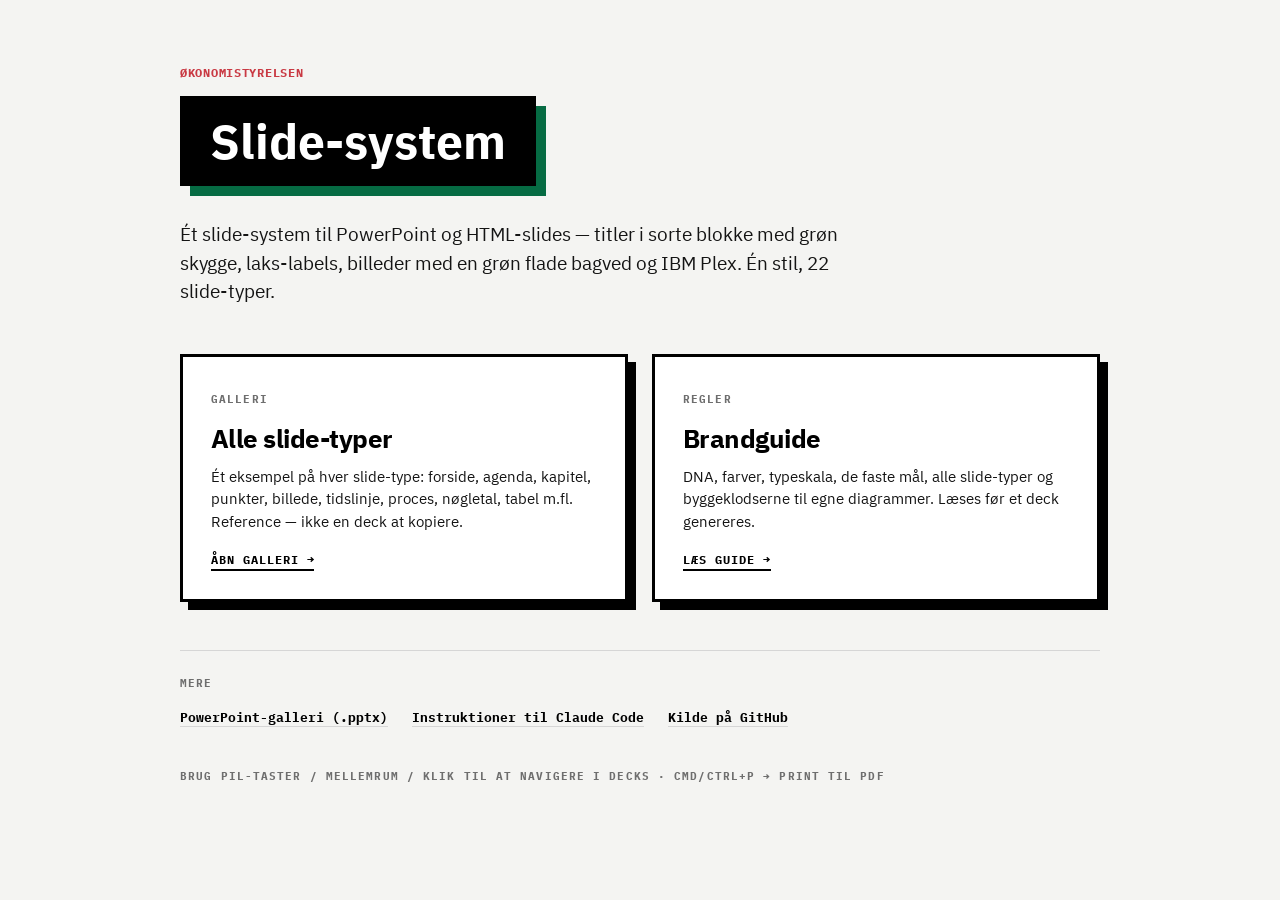
<file: index.html>
<!DOCTYPE html>
<html lang="da">
<head>
  <meta charset="UTF-8" />
  <meta name="viewport" content="width=device-width, initial-scale=1.0" />
  <title>Økonomistyrelsen — slide-system</title>
  <style>
    @font-face{font-family:'IBM Plex Sans';font-weight:400;src:url('assets/fonts/IBMPlexSans-Regular.ttf')}
    @font-face{font-family:'IBM Plex Sans';font-weight:700;src:url('assets/fonts/IBMPlexSans-Bold.ttf')}
    @font-face{font-family:'IBM Plex Mono';font-weight:700;src:url('assets/fonts/IBMPlexMono-Bold.ttf')}
    :root{
      --ink:#000; --ink-soft:#141414; --muted:#6e6e6e; --canvas:#f4f4f2;
      --paper:#fff; --line:#d6d6d6; --red:#c93a44; --green:#066b43;
      --sans:'IBM Plex Sans',system-ui,sans-serif; --mono:'IBM Plex Mono',monospace;
    }
    *{box-sizing:border-box;margin:0;padding:0}
    body{background:var(--canvas);font-family:var(--sans);color:var(--ink);
         line-height:1.5;padding:64px 24px;display:flex;justify-content:center}
    .wrap{width:100%;max-width:920px}
    .kicker{font-family:var(--mono);font-size:12px;font-weight:700;letter-spacing:.06em;
            text-transform:uppercase;color:var(--red)}
    h1{display:inline-block;background:#000;color:#fff;font-size:48px;font-weight:700;line-height:1.05;
       padding:20px 30px;box-shadow:10px 10px 0 var(--green);margin:14px 0 34px}
    .lead{font-size:19px;color:var(--ink-soft);max-width:60ch;margin-bottom:48px}
    .grid{display:grid;grid-template-columns:1fr 1fr;gap:24px}
    @media(max-width:680px){.grid{grid-template-columns:1fr}h1{font-size:38px}}
    .card{display:block;background:var(--paper);border:3px solid var(--ink);
          box-shadow:8px 8px 0 var(--ink);padding:28px;text-decoration:none;color:inherit;
          transition:transform .08s,box-shadow .08s}
    .card:hover{transform:translate(-1px,-1px);box-shadow:9px 9px 0 var(--ink)}
    .card .tag{font-family:var(--mono);font-size:11px;font-weight:700;letter-spacing:.1em;
               text-transform:uppercase;color:var(--muted)}
    
    .card h2{font-size:26px;font-weight:700;letter-spacing:-.02em;margin:10px 0 8px}
    .card p{font-size:15px;color:var(--ink-soft)}
    .card .go{display:inline-block;margin-top:18px;font-family:var(--mono);font-size:12px;
              font-weight:700;letter-spacing:.08em;text-transform:uppercase;
              border-bottom:2px solid var(--ink)}
    
    .meta{margin-top:48px;border-top:1px solid var(--line);padding-top:24px}
    .meta h3{font-family:var(--mono);font-size:11px;font-weight:700;letter-spacing:.1em;
             text-transform:uppercase;color:var(--muted);margin-bottom:12px}
    .meta ul{list-style:none;display:flex;flex-wrap:wrap;gap:10px 24px}
    .meta a{font-family:var(--mono);font-size:13px;color:var(--ink);text-decoration:none;
            border-bottom:1px solid var(--line)}
    .meta a:hover{border-color:var(--ink)}
    footer{margin-top:40px;font-family:var(--mono);font-size:11px;letter-spacing:.1em;
           text-transform:uppercase;color:var(--muted)}
  </style>
</head>
<body>
  <div class="wrap">
    <p class="kicker">Økonomistyrelsen</p>
    <h1>Slide-system</h1>
    <p class="lead">Ét slide-system til PowerPoint og HTML-slides — titler i sorte blokke med grøn
      skygge, laks-labels, billeder med en grøn flade bagved og IBM Plex. Én stil, 22 slide-typer.</p>

    <div class="grid">
      <a class="card card--oes" href="template.html">
        <span class="tag">Galleri</span>
        <h2>Alle slide-typer</h2>
        <p>Ét eksempel på hver slide-type: forside, agenda, kapitel, punkter, billede,
           tidslinje, proces, nøgletal, tabel m.fl. Reference — ikke en deck at kopiere.</p>
        <span class="go">Åbn galleri →</span>
      </a>

      <a class="card" href="PRESENTATIONS.md">
        <span class="tag">Regler</span>
        <h2>Brandguide</h2>
        <p>DNA, farver, typeskala, de faste mål, alle slide-typer og byggeklodserne til
           egne diagrammer. Læses før et deck genereres.</p>
        <span class="go">Læs guide →</span>
      </a>
    </div>

    <div class="meta">
      <h3>Mere</h3>
      <ul>
        <li><a href="example.pptx">PowerPoint-galleri (.pptx)</a></li>
        <li><a href="CLAUDE.md">Instruktioner til Claude Code</a></li>
        <li><a href="https://github.com/morten1415-maker/morten-slides">Kilde på GitHub</a></li>
      </ul>
    </div>

    <footer>Brug pil-taster / mellemrum / klik til at navigere i decks · Cmd/Ctrl+P → print til PDF</footer>
  </div>
</body>
</html>
</file>
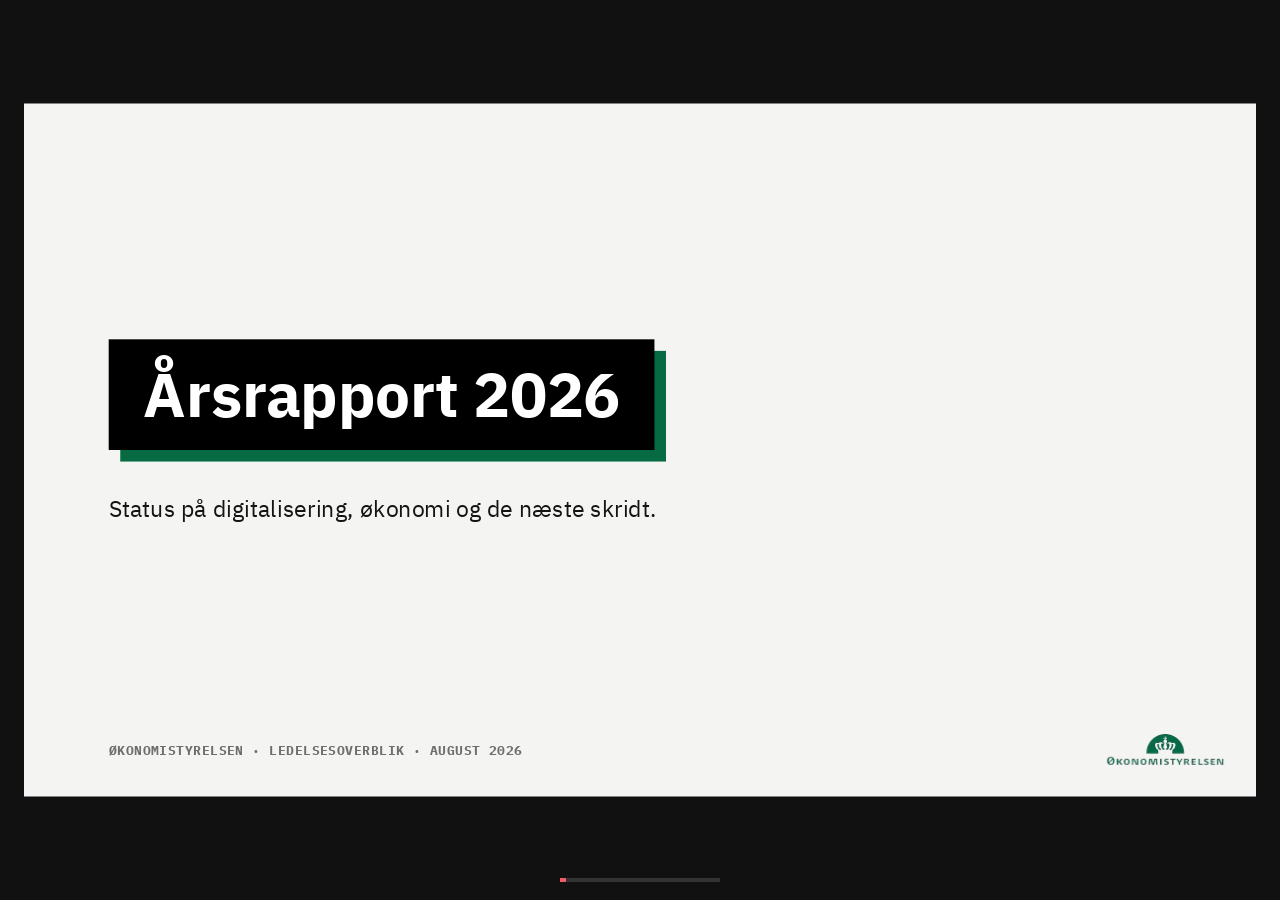
<file: template.html>
<!DOCTYPE html>
<html lang="da">
<head>
  <meta charset="UTF-8" />
  <meta name="viewport" content="width=device-width, initial-scale=1.0" />
  <title>Økonomistyrelsen — Slide-galleri</title>
  <link rel="stylesheet" href="slides.css" />
</head>
<body>
  <!-- GALLERI: ét eksempel på hver slide-type. Et bibliotek — ikke et deck der skal kopieres.
       Samme slides, samme rækkefølge som deck.example.py (PowerPoint-galleriet). -->
  <div class="deck">
    <div class="deck__stage">

      <!-- 1. FORSIDE — stor sort titelblok med grøn skygge -->
      <section class="slide slide--title is-active">
        <div class="frame">
          <h1 class="slide-display">Årsrapport 2026</h1>
          <p class="lead">Status på digitalisering, økonomi og de næste skridt.</p>
        </div>
        <p class="meta">Økonomistyrelsen · Ledelsesoverblik · August 2026</p>
      </section>

      <!-- 2. HERO — forside med billede: tekst til venstre, billede med grøn flade til højre -->
      <section class="slide slide--hero">
        <div class="layout">
          <div class="text-col">
            <p class="eyebrow">Forside med billede</p>
            <h1 class="slide-h2">Ét samlet system</h1>
            <p class="lead">Tekst til venstre, billede med grøn flade til højre.</p>
          </div>
          <div class="media img" data-label="Billede"><!-- <img src="…" alt="…"> --></div>
        </div>
      </section>

      <!-- 3. AGENDA -->
      <section class="slide slide--agenda">
        <h2 class="slide-title">Agenda</h2>
        <div class="list">
          <div class="row"><span class="n">01</span><span class="t">Årets resultater</span></div>
          <div class="row is-current"><span class="n">02</span><span class="t">Digitalisering</span></div>
          <div class="row"><span class="n">03</span><span class="t">Økonomi og budget</span></div>
          <div class="row"><span class="n">04</span><span class="t">Næste skridt</span></div>
        </div>
      </section>

      <!-- 4. KAPITEL — laks-label + sort titelblok. data-num sætter "01" foran de følgende titler -->
      <section class="slide slide--section" data-num="01">
        <p class="label">Del 1</p>
        <h2 class="slide-display">Årets resultater</h2>
      </section>

      <!-- 5. INDHOLD — titel + punkter -->
      <section class="slide slide--content">
        <h2 class="slide-title">Fire fokusområder</h2>
        <ul class="bullets">
          <li><strong>Digitalisering:</strong> økonomiprocesser samles på tværs af staten.</li>
          <li><strong>Gennemsigtighed:</strong> statsregnskabet bliver lettere at læse.</li>
          <li class="is-accent"><strong>Datagrundlag:</strong> bedre tal til politiske beslutninger.</li>
          <li><strong>Færre byrder:</strong> mindre administration for institutionerne.</li>
        </ul>
      </section>

      <!-- 6. TO SPALTER -->
      <section class="slide slide--split">
        <h2 class="slide-title">Før og efter</h2>
        <div class="cols">
          <div class="col">
            <p class="kicker">Før</p>
            <h3 class="col-head">Spredte systemer</h3>
            <p class="body">Manuelle indberetninger, mange indgange og lange svartider.</p>
          </div>
          <div class="divider">→</div>
          <div class="col is-accent">
            <p class="kicker">Efter</p>
            <h3 class="col-head">Én samlet platform</h3>
            <p class="body">Automatiske flows og overblik i realtid — ét sted at lede.</p>
          </div>
        </div>
      </section>

      <!-- 7. SPALTER MED NUMMER -->
      <section class="slide slide--cards">
        <h2 class="slide-title">Tre indsatsområder</h2>
        <div class="grid">
          <div class="feature"><div class="ftitle">Effektivitet</div><div class="fbody">Færre manuelle trin gennem automatisering.</div></div>
          <div class="feature is-accent"><div class="ftitle">Gennemsigtighed</div><div class="fbody">Den fremhævede spalte bærer ØS-grøn — kun én pr. slide.</div></div>
          <div class="feature"><div class="ftitle">Datagrundlag</div><div class="fbody">Bedre tal til politiske beslutninger.</div></div>
        </div>
      </section>

      <!-- 8. SAMMENLIGNING -->
      <section class="slide slide--compare">
        <h2 class="slide-title">Gammel og ny løsning</h2>
        <div class="cols">
          <div class="compare-card">
            <div class="chead">I dag</div>
            <div class="citem"><span class="mk no"></span>Manuelle indberetninger</div>
            <div class="citem"><span class="mk no"></span>Spredte systemer</div>
            <div class="citem"><span class="mk yes"></span>Kendt af brugerne</div>
          </div>
          <div class="compare-card is-win">
            <div class="chead">Fremover</div>
            <div class="citem"><span class="mk yes"></span>Automatiske flows</div>
            <div class="citem"><span class="mk yes"></span>Samlet platform</div>
            <div class="citem"><span class="mk yes"></span>Overblik i realtid</div>
          </div>
        </div>
      </section>

      <!-- 9. TIDSLINJE -->
      <section class="slide slide--timeline">
        <h2 class="slide-title">Året i fire kvartaler</h2>
        <div class="track">
          <div class="step"><div class="dot"></div><div class="line"></div><div class="when">Q1</div><div class="what">Analyse</div><div class="desc">Behovene afdækkes.</div></div>
          <div class="step"><div class="dot"></div><div class="line"></div><div class="when">Q2</div><div class="what">Design</div><div class="desc">Løsningerne formes.</div></div>
          <div class="step is-current"><div class="dot"></div><div class="line"></div><div class="when">Q3 · nu</div><div class="what">Udrulning</div><div class="desc">Første institutioner er i gang.</div></div>
          <div class="step"><div class="dot"></div><div class="line"></div><div class="when">Q4</div><div class="what">Evaluering</div><div class="desc">Læring og justering.</div></div>
        </div>
      </section>

      <!-- 10. PROCES (lodret) -->
      <section class="slide slide--process">
        <h2 class="slide-title">Testprocessen</h2>
        <ol class="steps">
          <li>Kortlægning af antagelser</li>
          <li>Testprotokol</li>
          <li class="is-current">Pilottest</li>
          <li>Rekruttering</li>
          <li>Test</li>
          <li>Dataanalyse</li>
          <li>Formidling af indsigter</li>
        </ol>
      </section>

      <!-- 11. BYG SELV — titel + forklaring + byggeklodser (kort, chips) -->
      <section class="slide slide--content">
        <h2 class="slide-title">Byg selv videre</h2>
        <p class="sub">Kort, labels og streger er byggeklodser.</p>
        <div style="display:flex; gap:40px; justify-content:center; margin-top:20px">
          <div class="card" style="width:236px; height:236px; padding:21px; display:flex; align-items:center; justify-content:center; text-align:center; font-size:24px; line-height:1.25"><span>Én <strong>afgrænset</strong> antagelse</span></div>
          <div class="card" style="width:236px; height:236px; padding:21px; display:flex; align-items:center; justify-content:center; text-align:center; font-size:24px; line-height:1.25"><span>Kan <strong>testes</strong></span></div>
          <div class="card" style="width:236px; height:236px; padding:21px; display:flex; align-items:center; justify-content:center; text-align:center; font-size:24px; line-height:1.25"><span>Har et <strong>skarpt</strong> mål</span></div>
        </div>
      </section>

      <!-- 12. KAPITEL -->
      <section class="slide slide--section" data-num="02">
        <p class="label">Del 2</p>
        <h2 class="slide-display">Citater og billeder</h2>
      </section>

      <!-- 13. CITAT under en overskrift — <mark> giver lysegrøn overstregning -->
      <section class="slide slide--statement">
        <h2 class="slide-title">Hvad er UX?</h2>
        <div class="quote-wrap">
          <blockquote class="quote">“A person's perceptions and responses that result from the <mark>use or anticipated use</mark> of a product, system or service.”</blockquote>
          <p class="source">— ISO 9241-210</p>
        </div>
      </section>

      <!-- 14. UDSAGN alene -->
      <section class="slide slide--statement">
        <div class="quote-wrap">
          <blockquote class="quote">Gode beslutninger bygger på pålidelige tal.</blockquote>
          <p class="source">— Økonomistyrelsen</p>
        </div>
      </section>

      <!-- 15. CITAT MED PORTRÆT -->
      <section class="slide slide--testimonial">
        <div class="layout">
          <div class="avatar media is-left img" data-label="Portræt"><!-- <img src="…" alt="…"> --></div>
          <div class="quote-wrap">
            <blockquote class="quote">“Vi fik ét sted at lede — og tallene stemmer første gang.”</blockquote>
            <div class="who"><div class="name">Navn Efternavn</div><div class="role">Økonomichef, institution</div></div>
          </div>
        </div>
      </section>

      <!-- 16. BILLEDE + TEKST (billedet til venstre) -->
      <section class="slide slide--image-text is-image-left">
        <div class="layout">
          <div class="media is-left img" data-label="Billede"><!-- <img src="…" alt="…"> --></div>
          <div class="text-col">
            <h2 class="slide-h2">Billede og tekst</h2>
            <ul class="bullets">
              <li>Billedet står i en fast kvadratisk ramme.</li>
              <li>Den grønne flade er forskudt bagved.</li>
              <li><code>is-image-left</code> spejler layoutet.</li>
            </ul>
          </div>
        </div>
      </section>

      <!-- 17. BILLEDE + TEKST (billedet til højre, med eyebrow) -->
      <section class="slide slide--image-text">
        <div class="layout">
          <div class="text-col">
            <p class="eyebrow">Frilagt: class="media is-free"</p>
            <h2 class="slide-h2">Frilagt motiv</h2>
            <ul class="bullets">
              <li>Uden billede vises en pladsholder.</li>
              <li>Med <code>is-free</code> står et frilagt PNG uden flade.</li>
            </ul>
          </div>
          <div class="media img" data-label="Billede"><!-- <img src="…" alt="…"> --></div>
        </div>
      </section>

      <!-- 18. BILLED-GITTER -->
      <section class="slide slide--image-grid cols-3">
        <h2 class="slide-title">Billed-gitter</h2>
        <div class="grid">
          <div class="img" data-label="01"></div>
          <div class="img" data-label="02"></div>
          <div class="img" data-label="03"></div>
          <div class="img" data-label="04"></div>
          <div class="img" data-label="05"></div>
          <div class="img" data-label="06"></div>
        </div>
      </section>

      <!-- 19. FULDT BILLEDE MED TITELBLOK -->
      <section class="slide slide--cover">
        <div class="img" data-label="Baggrundsbillede 16:9"><!-- <img src="…" alt="…"> --></div>
        <div class="overlay">
          <h2 class="slide-display">Stort billede, stærk åbning</h2>
          <p class="lead">Sort titelblok med grøn skygge oven på et billede i fuld flade.</p>
        </div>
      </section>

      <!-- 20. FULDT BILLEDE MED BILLEDTEKST -->
      <section class="slide slide--image-full">
        <div class="img" data-label="Fuldt billede"><!-- <img src="…" alt="…"> --></div>
        <div class="caption"><span class="kicker">Foto</span><span class="t">Billedtekst i sort blok oven på et billede i fuld flade.</span></div>
      </section>

      <!-- 21. KAPITEL -->
      <section class="slide slide--section" data-num="03">
        <p class="label">Del 3</p>
        <h2 class="slide-display">Data og resultater</h2>
      </section>

      <!-- 22. STORT TAL -->
      <section class="slide slide--bignum">
        <div class="big is-up">+18<span class="unit">%</span></div>
        <p class="sub">Effektivisering år over år. Ét tal, fuld opmærksomhed.</p>
        <p class="slide__source">Kilde: Statens Regnskab, 2026</p>
      </section>

      <!-- 23. NØGLETAL -->
      <section class="slide slide--stats">
        <h2 class="slide-title">Året i tal</h2>
        <div class="cards">
          <div class="stat-card"><div class="num">1,2 mio.</div><div class="stat-label">Behandlede bilag</div></div>
          <div class="stat-card is-primary"><div class="num is-up">+18 %</div><div class="stat-label">Effektivisering</div></div>
          <div class="stat-card"><div class="num">99,8 %</div><div class="stat-label">Oppetid</div></div>
        </div>
        <p class="slide__source">Kilde: Statens Regnskab, 2026</p>
      </section>

      <!-- 24. SØJLER -->
      <section class="slide slide--bars">
        <h2 class="slide-title">Budget pr. område</h2>
        <div class="chart">
          <div class="bar-row"><span class="lbl">Drift</span><span class="track"><span class="fill" style="width:100%"></span><span class="val">240</span></span></div>
          <div class="bar-row is-accent"><span class="lbl">Udvikling</span><span class="track"><span class="fill" style="width:49%"></span><span class="val">118</span></span></div>
          <div class="bar-row"><span class="lbl">Support</span><span class="track"><span class="fill" style="width:27%"></span><span class="val">64</span></span></div>
        </div>
        <p class="slide__source">Mio. kr. Kilde: Statens Regnskab, 2026</p>
      </section>

      <!-- 25. TABEL -->
      <section class="slide slide--table">
        <h2 class="slide-title">Budgetoversigt</h2>
        <table>
          <thead><tr><th>Område</th><th>Ansvar</th><th class="num">Budget, mio. kr.</th><th class="num">Afvigelse</th></tr></thead>
          <tbody>
            <tr><td>Drift</td><td>ØS</td><td class="num">240</td><td class="num">−2</td></tr>
            <tr class="is-highlight"><td>Udvikling</td><td>ØS</td><td class="num">118</td><td class="num">+5</td></tr>
            <tr><td>Support</td><td>ØS</td><td class="num">64</td><td class="num">0</td></tr>
          </tbody>
        </table>
        <p class="slide__source">Kilde: Statens Regnskab, 2026</p>
      </section>

      <!-- 26. AFSLUTNING -->
      <section class="slide slide--closing">
        <h2 class="slide-display">Tak</h2>
        <p class="lead">Spørgsmål og kommentarer er velkomne.</p>
        <a class="cta">oes@oes.dk</a>
      </section>

    </div>
  </div>
  <script src="slides.js"></script>
</body>
</html>
</file>
<file: slides.css>
/* =====================================================
   Økonomistyrelsen — Slide-framework (16:9, 1280 x 720)
   Lys grå grund, sorte kanter, hårde skygger, IBM Plex.
   Overskriften står i en sort blok med grøn skygge.
   Billeder får en grøn flade forskudt bagved.

   Dette er systemets ENESTE stylesheet. Målene er de
   samme px-tal som i build_pptx.py — verify.py holder
   de to op mod hinanden.
   Brug:  <link rel="stylesheet" href="slides.css">
   ===================================================== */

/* IBM Plex ligger i assets/fonts/ (de samme filer som indlejres i .pptx), så
   HTML-slides også virker offline og bag en firewall der blokerer Google Fonts. */
@font-face { font-family: 'IBM Plex Sans'; font-weight: 400; font-display: swap; src: url('assets/fonts/IBMPlexSans-Regular.ttf') format('truetype'); }
@font-face { font-family: 'IBM Plex Sans'; font-weight: 700; font-display: swap; src: url('assets/fonts/IBMPlexSans-Bold.ttf') format('truetype'); }
@font-face { font-family: 'IBM Plex Mono'; font-weight: 400; font-display: swap; src: url('assets/fonts/IBMPlexMono-Regular.ttf') format('truetype'); }
@font-face { font-family: 'IBM Plex Mono'; font-weight: 700; font-display: swap; src: url('assets/fonts/IBMPlexMono-Bold.ttf') format('truetype'); }

:root {
  /* Farver */
  --ground: #f4f4f2;            /* slidens baggrund */
  --paper: #ffffff;             /* kort, tabeller */
  --ink: #141414;               /* tekst */
  --black: #000000;             /* kanter, skygger, titelblokke */
  --dim: #6e6e6e;               /* nedtonet tekst (4,6:1) */
  --rule: #d6d6d6;              /* tynde indre delelinjer */
  --empty: #e2e2de;             /* billed-pladsholder */
  --brand: #066b43;             /* ØS-grøn */
  --hilite: #b3e8ca;            /* lysegrøn: overstregning, fremhævet række/kort */
  --laks: #ed5e66;              /* signal på store flader og på sort */
  --laks-text: #c93a44;         /* laks til tekst på lys grund (4,6:1) */

  --font-sans: 'IBM Plex Sans', system-ui, -apple-system, sans-serif;
  --font-mono: 'IBM Plex Mono', 'SFMono-Regular', Menlo, monospace;

  /* Faste mål — samme tal som i build_pptx.py */
  --slide-w: 1280px;
  --slide-h: 720px;
  --pad-x: 88px;                /* PAD_X */
  --title-y: 64px;              /* TITLE_Y: titelblokkens top */
  --content-top: 176px;         /* CONTENT_TOP */
  --pad-bottom: 80px;           /* 720 - CONTENT_BOT (640) */
  --border: 3px;                /* BORDER */
  --shadow: 8px;                /* SHADOW */
  --offset: 24px;               /* OFFSET: den grønne flade bag billeder */
  --media: 470px;               /* MEDIA: billedrammen i billede+tekst */
  --gap: 40px;                  /* GAP mellem spalter */
}

* { box-sizing: border-box; margin: 0; padding: 0; }

html, body {
  height: 100%;
  background: #111;             /* mørk "scene" rundt om sliden */
  font-family: var(--font-sans);
  color: var(--ink);
  overflow: hidden;
}

/* ---------- Deck-stage: centrerer + skalerer canvas ---------- */
.deck { position: fixed; inset: 0; display: grid; place-items: center; }
.deck__stage {
  width: var(--slide-w);
  height: var(--slide-h);
  position: relative;
  transform-origin: center center;   /* JS sætter scale */
}

/* ---------- Slide ---------- */
.slide {
  position: absolute;
  inset: 0;
  width: var(--slide-w);
  height: var(--slide-h);
  background: var(--ground);
  padding: var(--title-y) var(--pad-x) var(--pad-bottom);
  display: none;
  flex-direction: column;
  align-items: stretch;
  overflow: hidden;
}
.slide.is-active { display: flex; }

/* ---------- ØS-logo: højre hjørne, ens luft til højre og bund ---------- */
.slide::after {
  content: '';
  position: absolute;
  right: 32px;
  bottom: 32px;
  width: 124px;
  height: 34px;
  background: url('assets/oes-logo-green.png') right bottom / contain no-repeat;
  pointer-events: none;
}
/* Billeder i fuld flade går helt til kanten — intet logo */
.slide--cover::after,
.slide--image-full::after { content: none; }

/* =====================================================
   TEKST-ROLLER
   Sans = indhold. Mono = system (labels, numre, tal).
   ===================================================== */

/* Overskriften: sort skilt med grøn skygge, øverst til venstre. Én pr. slide. */
.slide-title {
  align-self: flex-start;
  background: var(--black);
  color: #fff;
  font-size: 31px;
  font-weight: 700;
  line-height: 1.2;
  padding: 12px 19px;
  box-shadow: 7px 7px 0 var(--brand);
  margin-bottom: 51px;           /* blokken er 61px høj: 64 + 61 + 51 = 176 = --content-top */
  max-width: 100%;
}
/* Delnummeret foran titlen ("01") — slides.js sætter data-part ud fra kapitlerne */
.slide-title[data-part]::before {
  content: attr(data-part);
  font-family: var(--font-mono);
  font-size: 0.8em;
  color: var(--laks);
  margin-right: 0.6em;
}

/* Store blokke: forside, kapitel, tak */
.slide-display {
  align-self: flex-start;
  background: var(--black);
  color: #fff;
  font-size: 64px;
  font-weight: 700;
  line-height: 1.05;
  padding: 24px 36px;
  box-shadow: 12px 12px 0 var(--brand);
  max-width: 1060px;
}

/* Fri overskrift (ingen blok) — ved siden af et billede */
.slide-h2 { font-size: 44px; font-weight: 700; line-height: 1.08; }

/* Mono-labels */
.eyebrow, .kicker, .label-mono {
  font-family: var(--font-mono);
  font-size: 14px;
  font-weight: 700;
  letter-spacing: 0.06em;
  text-transform: uppercase;
  color: var(--laks-text);
  line-height: 1.3;
}
.lead { font-size: 24px; line-height: 1.45; max-width: 760px; }
.body { font-size: 22px; line-height: 1.45; }
.sub  { font-size: 22px; line-height: 1.4; max-width: 520px; margin: -31px 0 20px; }  /* lige under titelblokken */
mark, .hl { background: var(--hilite); color: inherit; padding: 0 0.08em; }

/* Bullets — små sorte firkanter, aldrig runde prikker */
.bullets { list-style: none; display: flex; flex-direction: column; gap: 24px; max-width: 1060px; }
.bullets li { position: relative; padding-left: 30px; font-size: 22px; line-height: 1.4; }
.bullets li::before {
  content: '';
  position: absolute;
  left: 0; top: 10px;
  width: 11px; height: 11px;
  background: var(--black);
}
.bullets li.is-accent::before { background: var(--laks); }
.bullets--tight { gap: 18px; }

/* Chip: lille sort label */
.chip {
  display: inline-block;
  background: var(--black);
  color: #fff;
  font-family: var(--font-mono);
  font-size: 13px;
  font-weight: 700;
  letter-spacing: 0.06em;
  text-transform: uppercase;
  padding: 5px 10px;
}
.chip.is-brand { background: var(--brand); }

/* Kort: hvid boks med sort kant og hård skygge */
.card {
  background: var(--paper);
  border: var(--border) solid var(--black);
  box-shadow: var(--shadow) var(--shadow) 0 var(--black);
}

/* Kilde-/note-linje nederst til venstre. Virker på enhver slide. */
.slide__source, .slide .meta {
  position: absolute;
  left: var(--pad-x);
  bottom: 38px;
  max-width: 900px;
  font-family: var(--font-mono);
  font-weight: 700;
  color: var(--dim);
  line-height: 1.3;
}
.slide__source { font-size: 12px; }
.slide .meta { font-size: 13px; letter-spacing: 0.06em; text-transform: uppercase; }

/* ---------- Billeder ---------- */
.img {
  position: relative;
  background: var(--empty);
  overflow: hidden;
  display: flex;
  align-items: center;
  justify-content: center;
}
.img > img { width: 100%; height: 100%; object-fit: cover; display: block; }
.img::after {                    /* pladsholder-label, kun når der ikke er et <img> */
  content: attr(data-label);
  font-family: var(--font-mono);
  font-size: 13px;
  font-weight: 700;
  letter-spacing: 0.06em;
  text-transform: uppercase;
  color: #555;                   /* --dim har kun 3,9:1 på pladsholderens grå */
}
.img:has(img)::after { content: none; }
/* Signaturen: grøn flade forskudt bag billedet */
.media { box-shadow: var(--offset) var(--offset) 0 var(--brand); overflow: visible; }
.media > img { position: relative; }
.media.is-left { box-shadow: calc(-1 * var(--offset)) var(--offset) 0 var(--brand); }

/* =====================================================
   SLIDE-TYPER
   ===================================================== */

/* ===== Forside (uden billede) ===== */
.slide--title { justify-content: center; padding-bottom: 100px; }
.slide--title .frame { display: flex; flex-direction: column; align-items: flex-start; }
.slide--title .lead { margin-top: 44px; }     /* 32px + blokkens 12px skygge */

/* ===== Kapitel ===== */
.slide--section { justify-content: center; padding-bottom: 100px; }
.slide--section .label, .slide--section .num {
  align-self: flex-start;
  background: var(--laks);
  color: #fff;
  font-size: 26px;
  font-weight: 700;
  line-height: 1.2;
  padding: 8px 20px;
  box-shadow: var(--shadow) var(--shadow) 0 var(--black);
  margin-bottom: 5px;
  position: relative; z-index: 1;
}

/* ===== Afslutning ===== */
.slide--closing { justify-content: center; align-items: flex-start; }
.slide--closing .lead { margin-top: 44px; }
.slide--closing .cta {
  margin-top: 32px;
  background: var(--brand);
  color: #fff;
  font-family: var(--font-mono);
  font-size: 15px;
  font-weight: 700;
  padding: 10px 18px;
  box-shadow: 5px 5px 0 var(--black);
  text-decoration: none;
}

/* ===== Agenda ===== */
.slide--agenda .list { width: 900px; border-top: 3px solid var(--black); }
.slide--agenda .row {
  display: grid;
  grid-template-columns: 90px 1fr;
  align-items: center;
  height: 99px;
  border-bottom: 1.5px solid var(--black);
}
.slide--agenda .row .n { font-family: var(--font-mono); font-size: 26px; font-weight: 700; color: var(--laks-text); }
.slide--agenda .row .t { font-size: 32px; font-weight: 700; justify-self: start; }
.slide--agenda .list:has(.is-current) .row:not(.is-current) .n { color: var(--dim); }
.slide--agenda .row.is-current .t { background: var(--hilite); }

/* ===== To spalter (split) ===== */
.slide--split .cols { display: grid; grid-template-columns: 1fr 80px 1fr; }
.slide--split .col { border-top: 3px solid var(--black); padding-top: 20px; }
.slide--split .col-head { font-size: 34px; font-weight: 700; line-height: 1.15; margin-top: 10px; }
.slide--split .col.is-accent .col-head { color: var(--brand); }
.slide--split .col .body { margin-top: 14px; }
.slide--split .divider { font-size: 34px; font-weight: 700; text-align: center; padding-top: 64px; }

/* ===== Spalter med nummer (cards) ===== */
.slide--cards .grid { display: grid; grid-auto-flow: column; grid-auto-columns: 1fr; gap: var(--gap); counter-reset: col; }
.feature { border-top: 3px solid var(--black); padding-top: 22px; counter-increment: col; }
.feature::before {
  content: counter(col, decimal-leading-zero);
  display: block;
  font-family: var(--font-mono); font-size: 15px; font-weight: 700; color: var(--laks-text);
}
.feature .icon { display: none; }          /* fra den gamle stil — bruges ikke længere */
.feature .ftitle { font-size: 26px; font-weight: 700; line-height: 1.2; margin-top: 10px; }
.feature .fbody { font-size: 22px; line-height: 1.4; margin-top: 10px; }
.feature.is-accent { border-top-color: var(--brand); }
.feature.is-accent .ftitle { color: var(--brand); }

/* ===== Sammenligning ===== */
.slide--compare .cols { display: grid; grid-template-columns: 1fr 1fr; gap: var(--gap); align-items: start; }
.compare-card { background: var(--paper); border: var(--border) solid var(--black); padding: 26px 28px 18px; }
.compare-card.is-win { box-shadow: var(--shadow) var(--shadow) 0 var(--black); }
.compare-card .chead {
  font-family: var(--font-mono); font-size: 14px; font-weight: 700;
  letter-spacing: 0.06em; text-transform: uppercase;
  padding-bottom: 14px; margin-bottom: 12px;
  border-bottom: 2px solid var(--black);
}
.compare-card.is-win .chead { color: var(--brand); }
.compare-card .citem { display: flex; gap: 14px; align-items: center; height: 46px; font-size: 20px; }
.compare-card .mk { width: 20px; flex: none; font-family: var(--font-mono); font-size: 24px; font-weight: 700; line-height: 1; }
.compare-card .mk.yes { color: var(--brand); }
.compare-card .mk.yes::before { content: '+'; }
.compare-card .mk.no { color: var(--laks-text); }
.compare-card .mk.no::before { content: '–'; }

/* ===== Tidslinje (vandret) ===== */
.slide--timeline .track { display: grid; grid-auto-flow: column; grid-auto-columns: 1fr; margin-top: 56px; }
.step { position: relative; padding-right: 28px; }
.step .dot { width: 28px; height: 28px; background: var(--paper); border: 3px solid var(--black); position: relative; z-index: 2; }
.step.is-current .dot { background: var(--brand); }
.step .line { position: absolute; top: 12.5px; left: 14px; right: -14px; height: 3px; background: var(--black); }
.step:last-child .line { display: none; }
.step .when {
  font-family: var(--font-mono); font-size: 14px; font-weight: 700;
  letter-spacing: 0.06em; text-transform: uppercase; color: var(--laks-text);
  margin-top: 22px;
}
.step .what { font-size: 22px; font-weight: 700; line-height: 1.25; margin-top: 8px; }
.step .desc { font-size: 18px; line-height: 1.4; margin-top: 8px; }

/* ===== Proces (lodret) ===== */
.slide--process .steps { list-style: none; counter-reset: step; position: relative; margin-top: 6px; }
.slide--process .steps::before {           /* den sorte linje gennem firkanterne */
  content: ''; position: absolute; left: 12.5px; top: 14px; bottom: 14px; width: 3px; background: var(--black);
}
.slide--process .steps li {
  counter-increment: step;
  position: relative;
  display: flex; align-items: center;
  height: 28px; margin-bottom: 42px;
  padding-left: 94px;
  font-size: 22px; font-weight: 700;
}
.slide--process .steps li:last-child { margin-bottom: 0; }
.slide--process .steps li::before {
  content: ''; position: absolute; left: 0; top: 0;
  width: 28px; height: 28px; background: var(--paper); border: 3px solid var(--black);
}
.slide--process .steps li::after {
  content: counter(step, decimal-leading-zero);
  position: absolute; left: 48px;
  font-family: var(--font-mono); font-size: 15px; color: var(--laks-text);
}
.slide--process .steps:has(.is-current) li:not(.is-current) { color: var(--dim); }
.slide--process .steps:has(.is-current) li:not(.is-current)::before { border-color: #b5b5b5; }
.slide--process .steps:has(.is-current) li:not(.is-current)::after { color: var(--dim); }
.slide--process .steps li.is-current::before { background: var(--brand); }

/* ===== Citat / udsagn ===== */
.slide--statement { justify-content: center; }
.slide--statement .quote-wrap { border-left: 6px solid var(--laks); padding-left: 28px; max-width: 1000px; }
.slide--statement .quote { font-size: 44px; line-height: 1.25; }
.slide--statement .eyebrow { margin-bottom: 16px; }
.slide--statement .source {
  margin-top: 24px;
  font-family: var(--font-mono); font-size: 14px; font-weight: 700;
  letter-spacing: 0.06em; text-transform: uppercase;
}
/* Med overskrift: citatet står centreret i fladen under titelblokken */
.slide--statement:has(.slide-title) { justify-content: flex-start; }
.slide--statement:has(.slide-title) .quote-wrap { margin: auto; max-width: 960px; }
.slide--statement:has(.slide-title) .quote { font-size: 40px; }

/* ===== Citat med portræt ===== */
.slide--testimonial { justify-content: center; }
.slide--testimonial .layout { display: grid; grid-template-columns: 300px 1fr; gap: 72px; align-items: center; padding-left: var(--offset); }
.slide--testimonial .avatar { width: 300px; height: 300px; }
.slide--testimonial .quote-wrap { border-left: 6px solid var(--laks); padding-left: 28px; }
.slide--testimonial .quote { font-size: 34px; line-height: 1.25; }
.slide--testimonial .who { margin-top: 26px; }
.slide--testimonial .who .name { font-size: 22px; font-weight: 700; }
.slide--testimonial .who .role {
  font-family: var(--font-mono); font-size: 13px; font-weight: 700;
  letter-spacing: 0.06em; text-transform: uppercase; color: var(--dim); margin-top: 6px;
}

/* ===== Billede + tekst / hero =====
   Højst én "hård" ting pr. slide: billedet har den grønne flade, så
   overskriften står fri (.slide-h2) — ingen titelblok her. */
.slide--image-text, .slide--hero { padding-top: 125px; padding-bottom: 0; }
.slide--image-text .layout, .slide--hero .layout {
  display: grid;
  grid-template-columns: 1fr var(--media);
  gap: 96px;
  height: calc(var(--media) + var(--offset));
  padding-right: var(--offset);
}
.slide--image-text .media, .slide--hero .media { width: var(--media); height: var(--media); grid-column: 2; grid-row: 1; }
.slide--image-text .text-col, .slide--hero .text-col {
  grid-column: 1; grid-row: 1;
  display: flex; flex-direction: column; justify-content: center;
}
.slide--image-text.is-image-left .layout, .slide--hero.is-image-left .layout {
  grid-template-columns: var(--media) 1fr;
  padding-right: 0; padding-left: var(--offset);
}
.slide--image-text.is-image-left .media, .slide--hero.is-image-left .media { grid-column: 1; }
.slide--image-text.is-image-left .text-col, .slide--hero.is-image-left .text-col { grid-column: 2; }
.text-col .eyebrow { margin-bottom: 14px; }
.text-col .lead, .text-col .body { margin-top: 24px; }
.text-col .bullets { margin-top: 28px; gap: 18px; }
.slide--hero .slide-h2 { font-size: 60px; }
/* Frilagt motiv (PNG med gennemsigtighed): ingen ramme, ingen grøn flade */
.media.is-free { background: none; box-shadow: none; }
.media.is-free > img { object-fit: contain; }

/* ===== Billed-gitter ===== */
.slide--image-grid .grid { display: grid; grid-template-columns: 1fr 1fr; grid-auto-rows: 1fr; gap: 20px; flex: 1; }
.slide--image-grid.cols-3 .grid { grid-template-columns: 1fr 1fr 1fr; }
.slide--image-grid.cols-4 .grid { grid-template-columns: repeat(4, 1fr); }

/* ===== Fuldt billede med titelblok (cover) ===== */
.slide--cover, .slide--image-full { padding: 0; }
.slide--cover > .img, .slide--image-full > .img { position: absolute; inset: 0; }
.slide--cover .overlay {
  position: absolute;
  left: var(--pad-x); bottom: 76px;
  background: var(--black);
  color: #fff;
  padding: 24px 36px;
  box-shadow: 12px 12px 0 var(--brand);
  max-width: 820px;
}
.slide--cover .overlay .slide-display { font-size: 52px; line-height: 1.08; padding: 0; box-shadow: none; background: none; }
.slide--cover .overlay .lead { font-size: 22px; line-height: 1.4; margin-top: 14px; color: #fff; }

/* ===== Fuldt billede med billedtekst ===== */
.slide--image-full .caption {
  position: absolute;
  left: var(--pad-x); bottom: 62px;
  background: var(--black);
  color: #fff;
  padding: 12px 20px;
  box-shadow: 6px 6px 0 var(--brand);
  display: flex; gap: 18px; align-items: baseline;
}
.slide--image-full .caption .kicker { color: var(--laks); }
.slide--image-full .caption .t { font-size: 20px; font-weight: 700; }

/* ===== Stort tal ===== */
.slide--bignum { justify-content: center; }
.slide--bignum:has(.slide-title) { justify-content: flex-start; }
.slide--bignum:has(.slide-title) .big { margin-top: auto; }
.slide--bignum:has(.slide-title) .sub { margin-bottom: auto; }
.slide--bignum .big {
  font-family: var(--font-mono);
  font-size: 200px;
  font-weight: 700;
  font-variant-numeric: tabular-nums;
  line-height: 1;
}
.slide--bignum .big .unit { font-family: var(--font-sans); font-size: 0.45em; margin-left: 0.12em; }
.slide--bignum .big.is-up { color: var(--brand); }
.slide--bignum .big.is-down { color: var(--laks-text); }
.slide--bignum .sub { font-size: 24px; line-height: 1.45; margin-top: 20px; max-width: 640px; }

/* ===== Nøgletal ===== */
.slide--stats .cards {
  display: grid; grid-auto-flow: column; grid-auto-columns: 1fr; gap: 32px;
  margin: auto 0;
}
.stat-card {
  background: var(--paper);
  border: var(--border) solid var(--black);
  box-shadow: var(--shadow) var(--shadow) 0 var(--black);
  height: 230px;
  padding: 24px 32px;
  display: flex; flex-direction: column; justify-content: center;
}
.stat-card.is-primary, .stat-card.is-accent { background: var(--hilite); }
.stat-card .num {
  font-family: var(--font-mono);
  font-size: 60px;
  font-weight: 700;
  font-variant-numeric: tabular-nums;
  line-height: 1.1;
  white-space: nowrap;
}
.stat-card .num.is-up { color: var(--brand); }
.stat-card .num.is-down { color: var(--laks-text); }
.stat-card .stat-label {
  font-family: var(--font-mono); font-size: 14px; font-weight: 700;
  letter-spacing: 0.06em; text-transform: uppercase; color: var(--dim);
  margin-top: 14px;
}
.stat-card.is-primary .stat-label { color: var(--ink); }

/* ===== Søjler (vandrette) ===== */
.slide--bars .chart {
  margin: auto 0;
  display: grid; grid-template-columns: 240px 1fr; row-gap: 30px; align-items: center;
}
.bar-row { display: contents; }
.bar-row .lbl { font-size: 20px; }
.bar-row .track { display: flex; align-items: center; gap: 14px; border-left: 3px solid var(--black); padding: 0; margin: -15px 0; height: 64px; }
.bar-row .fill { height: 34px; background: var(--black); max-width: calc(100% - 120px); }
.bar-row .val { font-family: var(--font-mono); font-weight: 700; font-variant-numeric: tabular-nums; font-size: 20px; }
.bar-row.is-accent .lbl { font-weight: 700; }
.bar-row.is-accent .fill { background: var(--brand); }
.bar-row.is-accent .val { color: var(--brand); }

/* ===== Tabel ===== */
.slide--table table {
  width: 100%;
  border-collapse: collapse;
  border: var(--border) solid var(--black);
  box-shadow: var(--shadow) var(--shadow) 0 var(--black);
  background: var(--paper);
  font-size: 20px;
}
.slide--table thead th {
  background: var(--black);
  color: #fff;
  font-family: var(--font-mono); font-size: 13px; font-weight: 700;
  letter-spacing: 0.06em; text-transform: uppercase;
  text-align: left;
  height: 46px; padding: 0 18px;
}
.slide--table th.num, .slide--table td.num { text-align: right; font-family: var(--font-mono); font-variant-numeric: tabular-nums; }
.slide--table tbody td { height: 54px; padding: 0 18px; border-top: 1px solid var(--rule); }
.slide--table tbody tr:first-child td { border-top: none; }
.slide--table tbody tr.is-highlight td { background: var(--hilite); font-weight: 700; border-top-color: var(--hilite); }
.slide--table tbody tr.is-highlight + tr td { border-top-color: var(--hilite); }

/* =====================================================
   BAGUDKOMPATIBILITET — ældre decks må ikke gå i stykker
   ===================================================== */
.slide__footer { display: none; }                         /* footer-striben findes ikke længere */
.slide > .kicker, .slide--title .frame > .kicker { display: none; }   /* ingen eyebrow over en titelblok */
.slide--section.is-brand, .slide--section.is-dark, .slide--section.is-yellow { background: var(--ground); color: inherit; }

/* ---------- Deck-chrome (uden for sliden) ---------- */
.deck__hud {
  position: fixed;
  bottom: 18px; left: 50%;
  transform: translateX(-50%);
  z-index: 10;
}
.deck__hud .bar { display: block; width: 160px; height: 4px; background: #333; }
.deck__hud .bar > i { display: block; height: 100%; background: var(--laks); width: 0; }

@media print {
  @page { size: 1280px 720px; margin: 0; }
  html, body { background: #fff; overflow: visible; height: auto; }
  .deck, .deck__stage { position: static; transform: none !important; display: block; }
  .slide { display: flex !important; position: relative; page-break-after: always; break-after: page; }
  .deck__hud { display: none; }
  * { -webkit-print-color-adjust: exact; print-color-adjust: exact; }
}
</file>
